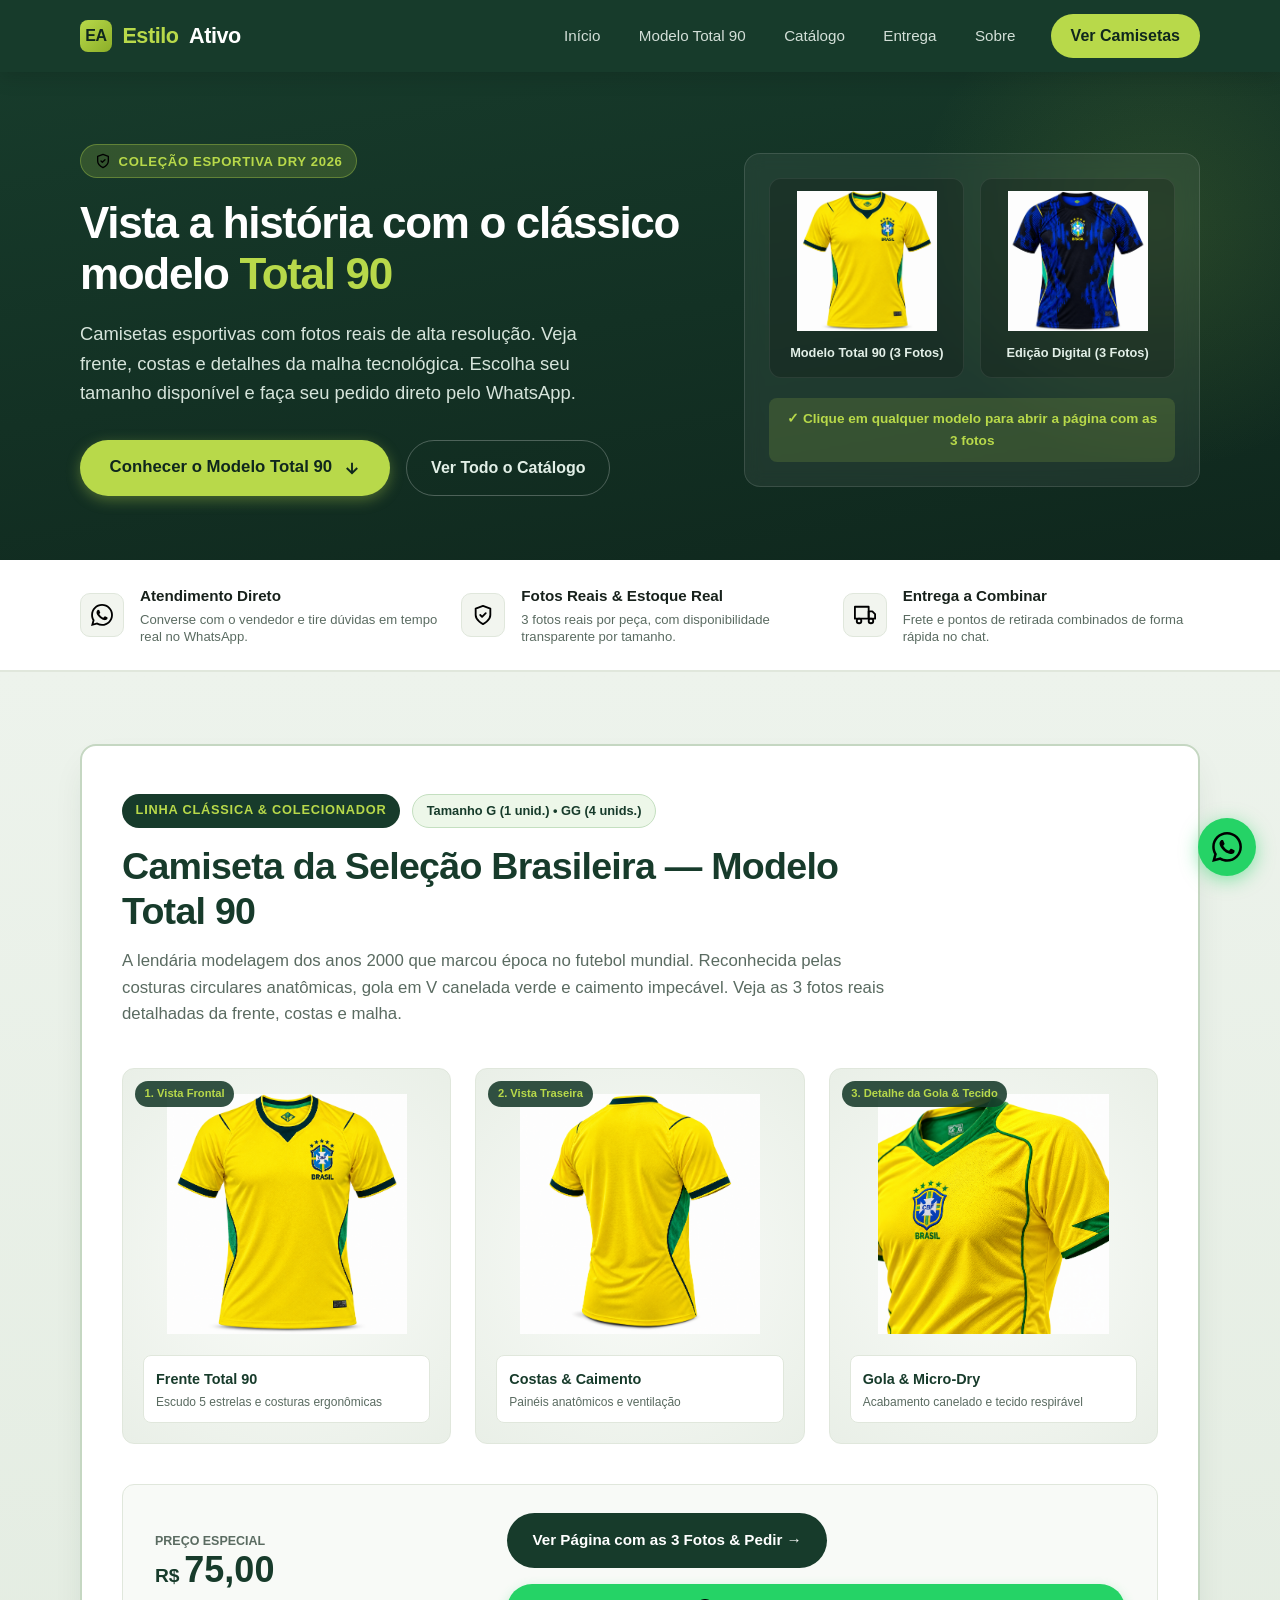
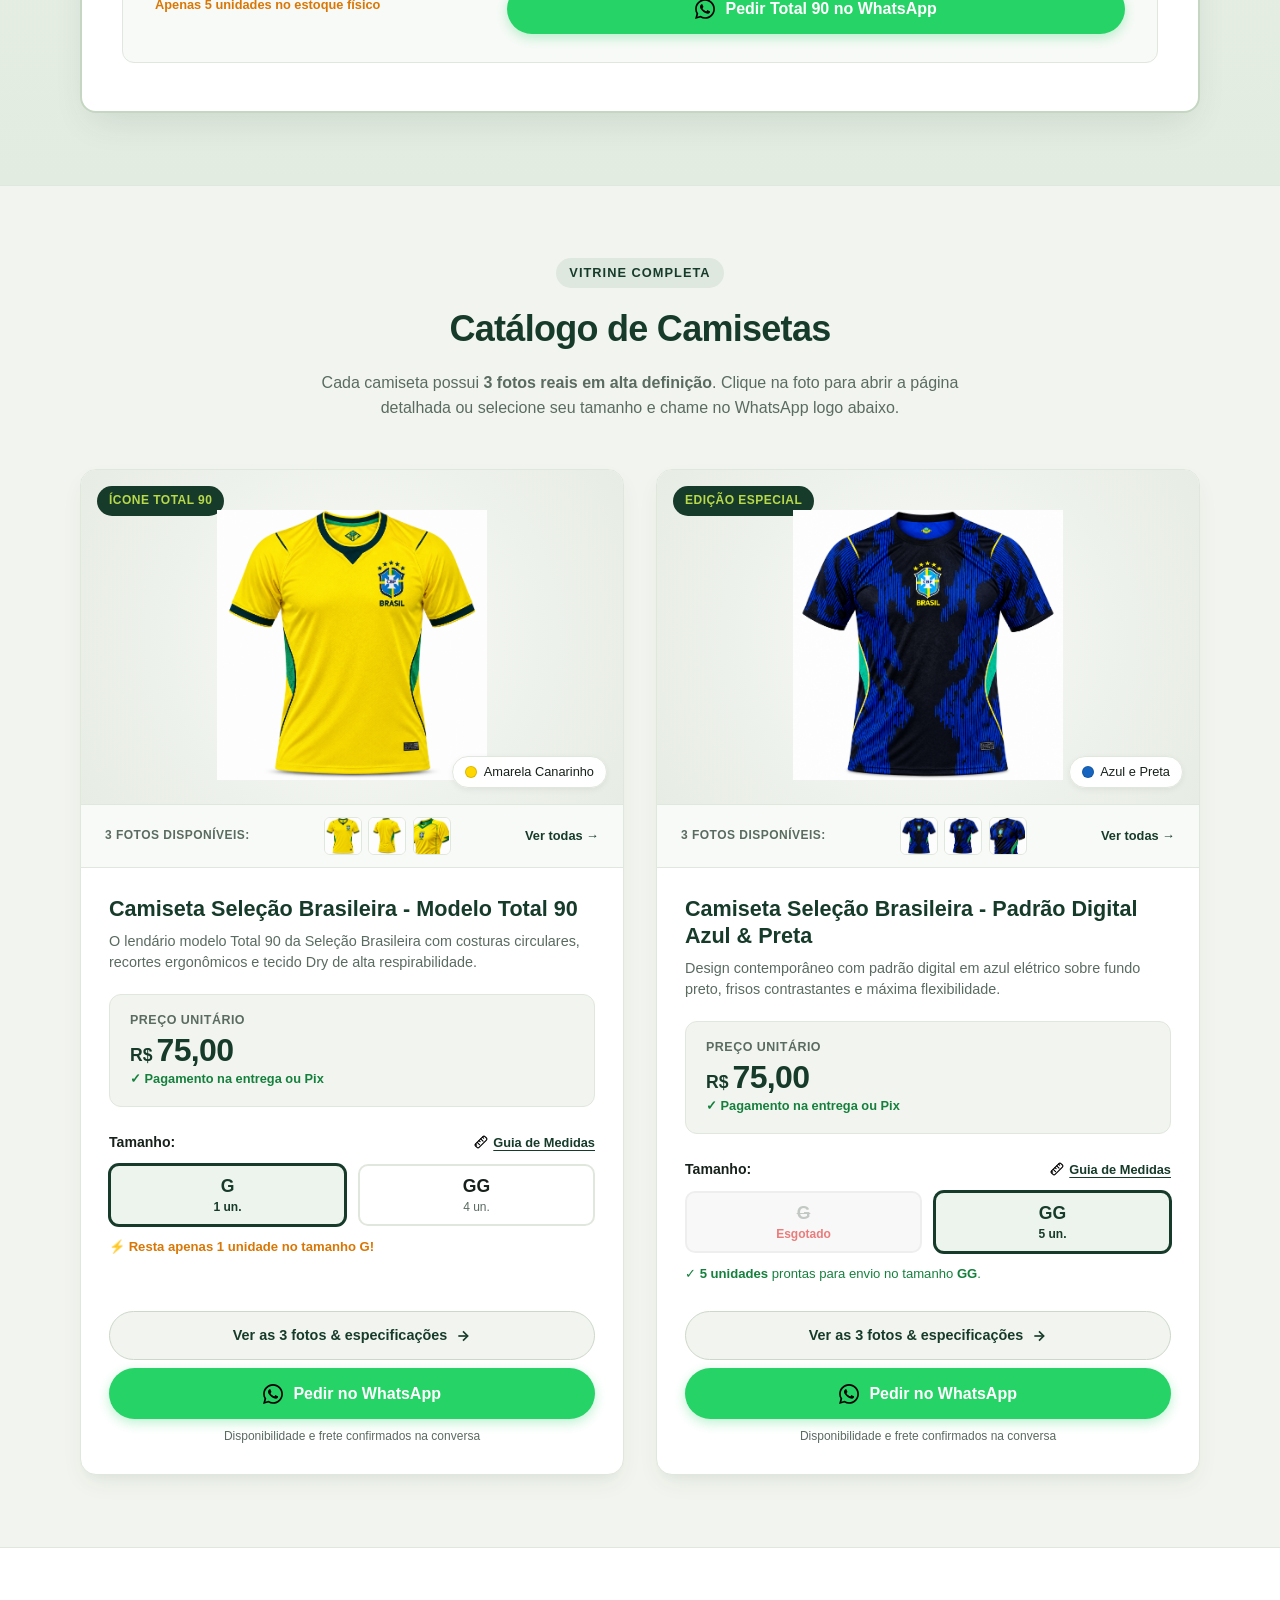
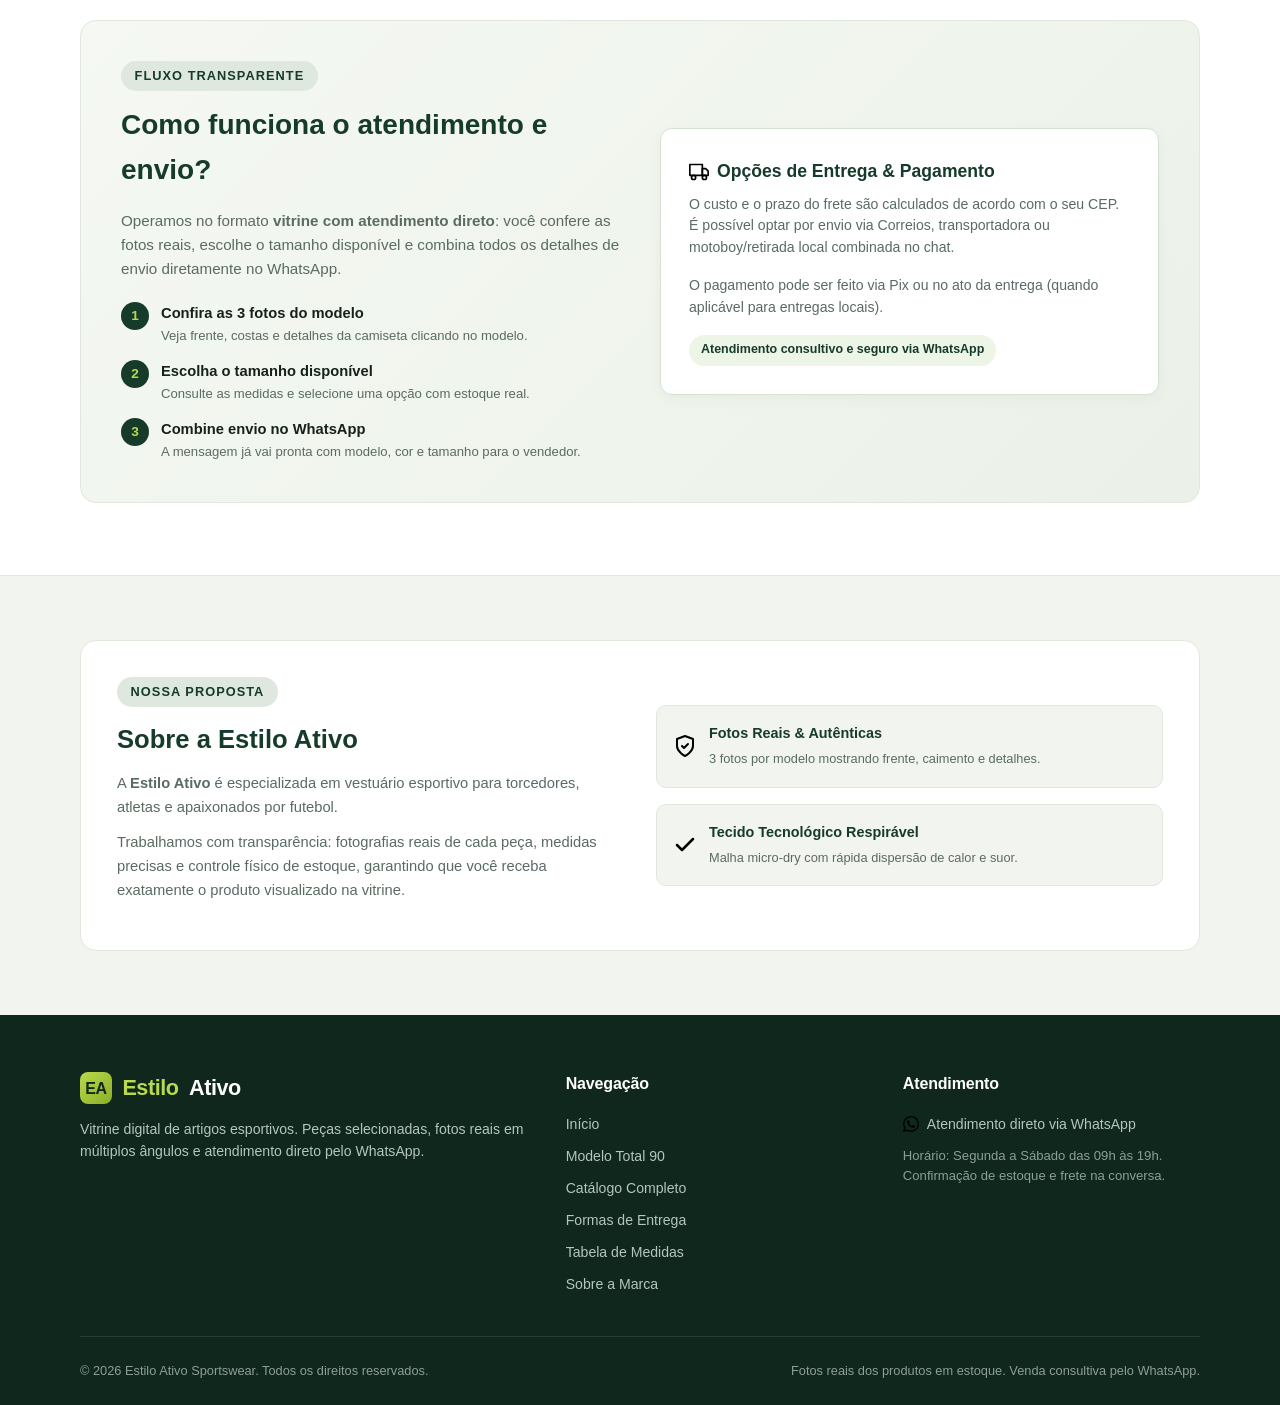
<file: index.html>
<!DOCTYPE html>
<html lang="pt-BR">
<head>
  <meta charset="UTF-8" />
  <meta name="viewport" content="width=device-width, initial-scale=1.0" />
  <meta name="theme-color" content="#173B2B" />
  <meta name="description" content="Estilo Ativo - Vitrine digital de camisetas esportivas da Seleção Brasileira. Conheça a linha histórica Total 90 e a edição especial Digital. Fotos reais em alta resolução e pedido direto pelo WhatsApp." />
  <meta property="og:title" content="Estilo Ativo | Camisetas Esportivas da Seleção Brasileira" />
  <meta property="og:description" content="Confira o clássico modelo Total 90 e edições especiais com 3 fotos de cada ângulo e atendimento no WhatsApp." />
  <meta property="og:type" content="website" />
  
  <title>Estilo Ativo | Camisetas Esportivas - Linha Total 90 & Catálogo</title>

  <!-- Folha de Estilos Externa -->
  <link rel="stylesheet" href="css/style.css" />
  <link rel="icon" type="image/png" href="assets/images/total90-amarela-frente.png" />
</head>
<body>

  <!-- ========================================================
       1. CABEÇALHO DO SITE
       ======================================================== -->
  <header class="cabecalho-site" role="banner">
    <div class="container cabecalho-conteudo">
      <a href="#inicio" class="logo" aria-label="Estilo Ativo - Início">
        <div class="logo-icone" aria-hidden="true">EA</div>
        <span>Estilo</span>Ativo
      </a>

      <!-- Botão Menu Mobile -->
      <button 
        type="button" 
        class="btn-mobile-toggle" 
        id="btn-menu-mobile" 
        aria-label="Abrir menu de navegação"
        aria-expanded="false"
      >
        <svg width="24" height="24" viewBox="0 0 24 24" fill="none" stroke="currentColor" stroke-width="2">
          <line x1="3" y1="12" x2="21" y2="12"></line>
          <line x1="3" y1="6" x2="21" y2="6"></line>
          <line x1="3" y1="18" x2="21" y2="18"></line>
        </svg>
      </button>

      <!-- Navegação Principal -->
      <nav class="nav-menu" id="nav-menu" role="navigation" aria-label="Navegação do site">
        <a href="#inicio" class="nav-link">Início</a>
        <a href="#total90" class="nav-link">Modelo Total 90</a>
        <a href="#catalogo" class="nav-link">Catálogo</a>
        <a href="#entrega" class="nav-link">Entrega</a>
        <a href="#sobre" class="nav-link">Sobre</a>
        <a href="#catalogo" class="btn-nav-catalogo">Ver Camisetas</a>
      </nav>
    </div>
  </header>

  <main>
    <!-- ========================================================
         2. BANNER PRINCIPAL (HERO)
         ======================================================== -->
    <section class="secao-hero" id="inicio" aria-labelledby="hero-titulo">
      <div class="container hero-grid">
        <div class="hero-texto">
          <div class="hero-tag">
            <img src="assets/icons/shield.svg" alt="" width="16" height="16" />
            <span>Coleção Esportiva Dry 2026</span>
          </div>
          <h1 class="hero-titulo" id="hero-titulo">
            Vista a história com o clássico modelo <span class="hero-titulo-destaque">Total 90</span>
          </h1>
          <p class="hero-subtitulo">
            Camisetas esportivas com fotos reais de alta resolução. Veja frente, costas e detalhes da malha tecnológica. Escolha seu tamanho disponível e faça seu pedido direto pelo WhatsApp.
          </p>
          <div class="hero-acoes">
            <a href="#total90" class="btn-hero-primario">
              <span>Conhecer o Modelo Total 90</span>
              <svg width="18" height="18" viewBox="0 0 24 24" fill="none" stroke="currentColor" stroke-width="2.5">
                <line x1="12" y1="5" x2="12" y2="19"></line>
                <polyline points="19 12 12 19 5 12"></polyline>
              </svg>
            </a>
            <a href="#catalogo" class="btn-hero-secundario">
              <span>Ver Todo o Catálogo</span>
            </a>
          </div>
        </div>

        <!-- Card de Demonstração Visual com Fotos Reais -->
        <div class="hero-visual-card" aria-hidden="true">
          <div class="hero-preview-dupla">
            <a href="produto.html?id=1" class="hero-thumb-box hero-thumb-link" title="Ver 3 fotos da Total 90 Amarela">
              <img src="assets/images/total90-amarela-frente.png" alt="Camiseta Total 90 Amarela" />
              <span>Modelo Total 90 (3 Fotos)</span>
            </a>
            <a href="produto.html?id=2" class="hero-thumb-box hero-thumb-link" title="Ver 3 fotos da Digital Azul">
              <img src="assets/images/digital-azul-frente.png" alt="Camiseta Digital Azul e Preta" />
              <span>Edição Digital (3 Fotos)</span>
            </a>
          </div>
          <div class="hero-status-pill">
            ✓ Clique em qualquer modelo para abrir a página com as 3 fotos
          </div>
        </div>
      </div>
    </section>

    <!-- ========================================================
         3. BARRA DE DIFERENCIAIS
         ======================================================== -->
    <section class="secao-vantagens" id="vantagens" aria-label="Diferenciais da loja">
      <div class="container vantagens-grid">
        <div class="vantagem-item">
          <div class="vantagem-icone" aria-hidden="true">
            <img src="assets/icons/whatsapp.svg" alt="" width="22" height="22" />
          </div>
          <div class="vantagem-texto">
            <h4>Atendimento Direto</h4>
            <p>Converse com o vendedor e tire dúvidas em tempo real no WhatsApp.</p>
          </div>
        </div>

        <div class="vantagem-item">
          <div class="vantagem-icone" aria-hidden="true">
            <img src="assets/icons/shield.svg" alt="" width="22" height="22" />
          </div>
          <div class="vantagem-texto">
            <h4>Fotos Reais & Estoque Real</h4>
            <p>3 fotos reais por peça, com disponibilidade transparente por tamanho.</p>
          </div>
        </div>

        <div class="vantagem-item">
          <div class="vantagem-icone" aria-hidden="true">
            <img src="assets/icons/truck.svg" alt="" width="22" height="22" />
          </div>
          <div class="vantagem-texto">
            <h4>Entrega a Combinar</h4>
            <p>Frete e pontos de retirada combinados de forma rápida no chat.</p>
          </div>
        </div>
      </div>
    </section>

    <!-- ========================================================
         4. NOVA SEÇÃO DEDICADA: MODELO TOTAL 90
         ======================================================== -->
    <section class="secao-total90" id="total90" aria-labelledby="total90-titulo">
      <div class="container">
        
        <div class="total90-destaque-card">
          <!-- Cabeçalho da Seção Total 90 -->
          <div class="total90-topo-box">
            <div class="total90-badge-row">
              <span class="badge-total90-tag">Linha Clássica & Colecionador</span>
              <span class="badge-estoque-tag">Tamanho G (1 unid.) • GG (4 unids.)</span>
            </div>
            <h2 class="total90-titulo-principal" id="total90-titulo">
              Camiseta da Seleção Brasileira — Modelo Total 90
            </h2>
            <p class="total90-subtitulo">
              A lendária modelagem dos anos 2000 que marcou época no futebol mundial. Reconhecida pelas costuras circulares anatômicas, gola em V canelada verde e caimento impecável. Veja as 3 fotos reais detalhadas da frente, costas e malha.
            </p>
          </div>

          <!-- Galeria de Demonstração das 3 Fotos da Total 90 -->
          <div class="total90-fotos-grid">
            
            <!-- Foto 1: Frente -->
            <a href="produto.html?id=1" class="total90-foto-card" title="Clique para ver a página completa com 3 fotos">
              <span class="foto-tag-posicao">1. Vista Frontal</span>
              <div class="total90-foto-img">
                <img src="assets/images/total90-amarela-frente.png" alt="Camiseta Total 90 Amarela - Frente" loading="lazy" />
              </div>
              <div class="total90-foto-legenda">
                <strong>Frente Total 90</strong>
                <span>Escudo 5 estrelas e costuras ergonômicas</span>
              </div>
            </a>

            <!-- Foto 2: Costas -->
            <a href="produto.html?id=1" class="total90-foto-card" title="Clique para ver a página completa com 3 fotos">
              <span class="foto-tag-posicao">2. Vista Traseira</span>
              <div class="total90-foto-img">
                <img src="assets/images/total90-amarela-costas.png" alt="Camiseta Total 90 Amarela - Costas" loading="lazy" />
              </div>
              <div class="total90-foto-legenda">
                <strong>Costas & Caimento</strong>
                <span>Painéis anatômicos e ventilação</span>
              </div>
            </a>

            <!-- Foto 3: Detalhes -->
            <a href="produto.html?id=1" class="total90-foto-card" title="Clique para ver a página completa com 3 fotos">
              <span class="foto-tag-posicao">3. Detalhe da Gola & Tecido</span>
              <div class="total90-foto-img">
                <img src="assets/images/total90-amarela-detalhe.png" alt="Camiseta Total 90 Amarela - Detalhe" loading="lazy" />
              </div>
              <div class="total90-foto-legenda">
                <strong>Gola & Micro-Dry</strong>
                <span>Acabamento canelado e tecido respirável</span>
              </div>
            </a>
          </div>

          <!-- Rodapé de Ações da Seção Total 90: Redirecionamento + WhatsApp -->
          <div class="total90-acoes-box">
            <div class="total90-preco-info">
              <span class="preco-rotulo-t90">Preço Especial</span>
              <div class="preco-valor-t90">
                <span>R$</span>
                <strong>75,00</strong>
              </div>
              <span class="preco-status-t90">Apenas 5 unidades no estoque físico</span>
            </div>

            <div class="total90-botoes-grupo">
              <!-- Botão para redirecionar para a página com as 3 fotos -->
              <a href="produto.html?id=1" class="btn-total90-ver-pagina">
                <span>Ver Página com as 3 Fotos & Pedir &rarr;</span>
              </a>

              <!-- Botão rápido de WhatsApp -->
              <button 
                type="button" 
                class="btn-whatsapp" 
                onclick="enviarParaWhatsApp(1)"
                style="min-width: 260px;"
              >
                <img src="assets/icons/whatsapp.svg" alt="WhatsApp" width="20" height="20" />
                <span>Pedir Total 90 no WhatsApp</span>
              </button>
            </div>
          </div>

        </div>
      </div>
    </section>

    <!-- ========================================================
         5. CATÁLOGO COMPLETO DE PRODUTOS
         ======================================================== -->
    <section class="secao-catalogo" id="catalogo" aria-labelledby="catalogo-titulo">
      <div class="container">
        <div class="secao-cabecalho">
          <span class="secao-tag">Vitrine Completa</span>
          <h2 class="secao-titulo" id="catalogo-titulo">Catálogo de Camisetas</h2>
          <p class="secao-descricao">
            Cada camiseta possui <strong>3 fotos reais em alta definição</strong>. Clique na foto para abrir a página detalhada ou selecione seu tamanho e chame no WhatsApp logo abaixo.
          </p>
        </div>

        <!-- Grade Dinâmica de Produtos (Renderizada por js/script.js) -->
        <div class="catalogo-grid" id="catalogo-lista" role="region" aria-live="polite">
          <noscript>
            <div class="alerta-vazio">
              <p>Por favor ative o JavaScript no seu navegador para carregar o catálogo de fotos e tamanhos.</p>
            </div>
          </noscript>
        </div>
      </div>
    </section>

    <!-- ========================================================
         6. INFORMAÇÕES DE ENTREGA E COMBINADOS
         ======================================================== -->
    <section class="secao-entrega" id="entrega" aria-labelledby="entrega-titulo">
      <div class="container">
        <div class="entrega-box">
          <div class="entrega-info">
            <span class="secao-tag">Fluxo Transparente</span>
            <h3 id="entrega-titulo">Como funciona o atendimento e envio?</h3>
            <p>
              Operamos no formato <strong>vitrine com atendimento direto</strong>: você confere as fotos reais, escolhe o tamanho disponível e combina todos os detalhes de envio diretamente no WhatsApp.
            </p>

            <div class="entrega-passos">
              <div class="entrega-passo-item">
                <span class="passo-numero">1</span>
                <div class="passo-conteudo">
                  <h5>Confira as 3 fotos do modelo</h5>
                  <p>Veja frente, costas e detalhes da camiseta clicando no modelo.</p>
                </div>
              </div>

              <div class="entrega-passo-item">
                <span class="passo-numero">2</span>
                <div class="passo-conteudo">
                  <h5>Escolha o tamanho disponível</h5>
                  <p>Consulte as medidas e selecione uma opção com estoque real.</p>
                </div>
              </div>

              <div class="entrega-passo-item">
                <span class="passo-numero">3</span>
                <div class="passo-conteudo">
                  <h5>Combine envio no WhatsApp</h5>
                  <p>A mensagem já vai pronta com modelo, cor e tamanho para o vendedor.</p>
                </div>
              </div>
            </div>
          </div>

          <!-- Destaque de Logística -->
          <div class="entrega-card-transparencia">
            <h4>
              <img src="assets/icons/truck.svg" alt="" width="20" height="20" />
              Opções de Entrega & Pagamento
            </h4>
            <p>
              O custo e o prazo do frete são calculados de acordo com o seu CEP. É possível optar por envio via Correios, transportadora ou motoboy/retirada local combinada no chat.
            </p>
            <p>
              O pagamento pode ser feito via Pix ou no ato da entrega (quando aplicável para entregas locais).
            </p>
            <span class="tag-combinar">Atendimento consultivo e seguro via WhatsApp</span>
          </div>
        </div>
      </div>
    </section>

    <!-- ========================================================
         7. SOBRE A ESTILO ATIVO
         ======================================================== -->
    <section class="secao-sobre" id="sobre" aria-labelledby="sobre-titulo">
      <div class="container">
        <div class="sobre-card">
          <div class="sobre-texto">
            <span class="secao-tag">Nossa Proposta</span>
            <h3 id="sobre-titulo">Sobre a Estilo Ativo</h3>
            <p>
              A <strong>Estilo Ativo</strong> é especializada em vestuário esportivo para torcedores, atletas e apaixonados por futebol.
            </p>
            <p>
              Trabalhamos com transparência: fotografias reais de cada peça, medidas precisas e controle físico de estoque, garantindo que você receba exatamente o produto visualizado na vitrine.
            </p>
          </div>

          <div class="sobre-selos">
            <div class="selo-item">
              <img src="assets/icons/shield.svg" alt="" width="24" height="24" />
              <div>
                <strong>Fotos Reais & Autênticas</strong>
                <span>3 fotos por modelo mostrando frente, caimento e detalhes.</span>
              </div>
            </div>

            <div class="selo-item">
              <img src="assets/icons/check.svg" alt="" width="24" height="24" />
              <div>
                <strong>Tecido Tecnológico Respirável</strong>
                <span>Malha micro-dry com rápida dispersão de calor e suor.</span>
              </div>
            </div>
          </div>
        </div>
      </div>
    </section>
  </main>

  <!-- ========================================================
       8. MODAL GUIA DE MEDIDAS
       ======================================================== -->
  <aside class="modal-medidas" id="modal-medidas" role="dialog" aria-modal="true" aria-labelledby="modal-medidas-titulo">
    <div class="modal-overlay" id="modal-overlay"></div>
    <div class="modal-container">
      <div class="modal-header">
        <h3 class="modal-titulo" id="modal-medidas-titulo">Guia de Medidas (cm)</h3>
        <button 
          type="button" 
          class="btn-fechar-modal" 
          id="fechar-modal-medidas" 
          aria-label="Fechar guia de medidas"
        >&times;</button>
      </div>

      <table class="tabela-medidas">
        <thead>
          <tr>
            <th>Tamanho</th>
            <th>Tórax</th>
            <th>Comprimento</th>
            <th>Manga</th>
          </tr>
        </thead>
        <tbody>
          <tr>
            <td>G</td>
            <td>106 - 112 cm</td>
            <td>74 cm</td>
            <td>23 cm</td>
          </tr>
          <tr>
            <td>GG</td>
            <td>114 - 122 cm</td>
            <td>77 cm</td>
            <td>24 cm</td>
          </tr>
        </tbody>
      </table>

      <div class="modal-dica">
        <strong>Dica de caimento:</strong> Compare as medidas acima com uma camiseta esportiva que você já costuma usar. Em caso de dúvida entre dois tamanhos, sugerimos escolher o GG para caimento mais confortável.
      </div>
    </div>
  </aside>

  <!-- ========================================================
       9. BOTÃO FLUTUANTE DE WHATSAPP
       ======================================================== -->
  <a 
    href="#catalogo" 
    class="btn-whatsapp-flutuante" 
    aria-label="Ir ao catálogo e pedir no WhatsApp"
    title="Fazer pedido no WhatsApp"
  >
    <img src="assets/icons/whatsapp.svg" alt="WhatsApp" width="30" height="30" />
  </a>

  <!-- ========================================================
       10. RODAPÉ DO SITE
       ======================================================== -->
  <footer class="rodape-site" id="contato" role="contentinfo">
    <div class="container">
      <div class="rodape-grid">
        <div class="rodape-coluna">
          <div class="logo" style="margin-bottom: 0.85rem;">
            <div class="logo-icone" aria-hidden="true">EA</div>
            <span>Estilo</span>Ativo
          </div>
          <p>
            Vitrine digital de artigos esportivos. Peças selecionadas, fotos reais em múltiplos ângulos e atendimento direto pelo WhatsApp.
          </p>
        </div>

        <div class="rodape-coluna">
          <h4>Navegação</h4>
          <nav class="rodape-links" aria-label="Links rápidos do rodapé">
            <a href="#inicio">Início</a>
            <a href="#total90">Modelo Total 90</a>
            <a href="#catalogo">Catálogo Completo</a>
            <a href="#entrega">Formas de Entrega</a>
            <a href="javascript:void(0)" onclick="abrirModalMedidas()">Tabela de Medidas</a>
            <a href="#sobre">Sobre a Marca</a>
          </nav>
        </div>

        <div class="rodape-coluna">
          <h4>Atendimento</h4>
          <div class="rodape-contato-item">
            <img src="assets/icons/whatsapp.svg" alt="" width="16" height="16" />
            <span>Atendimento direto via WhatsApp</span>
          </div>
          <p style="font-size: 0.82rem; margin-top: 0.5rem; color: #8E9F94;">
            Horário: Segunda a Sábado das 09h às 19h.<br />
            Confirmação de estoque e frete na conversa.
          </p>
        </div>
      </div>

      <div class="rodape-inferior">
        <p>&copy; <span id="ano-atual">2026</span> Estilo Ativo Sportswear. Todos os direitos reservados.</p>
        <p>Fotos reais dos produtos em estoque. Venda consultiva pelo WhatsApp.</p>
      </div>
    </div>
  </footer>

  <!-- Scripts -->
  <script src="js/produtos.js"></script>
  <script src="js/script.js"></script>
</body>
</html>
</file>
<file: css/style.css>
/* ==========================================================================
   ESTILO ATIVO - Folha de Estilos Oficial (v1.0)
   Design System esportivo, contemporâneo e mobile-first
   Paleta de cores especificada no documento de planejamento:
   - Verde escuro: #173B2B (Fundo, cabeçalho e institucional)
   - Verde-lima: #B8D94A (Botões de ação e destaques)
   - Preto / grafite: #17211B (Tipografia principal e contraste)
   - Branco / cinza claro: #F2F5EF (Superfícies de leitura e cartões)
   ========================================================================== */

/* --------------------------------------------------------------------------
   1. VARIÁVEIS DO TEMA E RESET
   -------------------------------------------------------------------------- */
:root {
  /* Cores Principais do Projeto */
  --cor-primaria: #173B2B;          /* Verde escuro esportivo */
  --cor-primaria-dark: #0f271d;     /* Verde ultra escuro */
  --cor-primaria-leve: #23543e;     /* Verde médio para hover */
  --cor-destaque: #B8D94A;          /* Verde-lima vibrante */
  --cor-destaque-hover: #a5c739;    /* Verde-lima hover */
  --cor-destaque-dark: #7b9921;     /* Verde-lima para bordas */
  --cor-texto: #17211B;             /* Grafite escuro para leitura */
  --cor-texto-mutado: #5a6b61;      /* Cinza intermediário para apoio */
  --cor-fundo-claro: #F2F5EF;       /* Branco / cinza claro institucional */
  --cor-branco: #FFFFFF;            /* Branco puro */
  --cor-borda: #E0E7DC;             /* Cinza-esverdeado suave para bordas */

  /* Cores de Alerta e Status */
  --cor-whatsapp: #25D366;          /* Verde oficial do WhatsApp */
  --cor-whatsapp-hover: #20ba59;    /* Verde WhatsApp hover */
  --cor-alerta: #d97706;            /* Laranja para poucas unidades */
  --cor-sucesso: #15803d;           /* Verde de confirmação */
  --cor-esgotado: #8c9b92;          /* Cinza para item zerado */

  /* Tipografia */
  --fonte-principal: -apple-system, BlinkMacSystemFont, "Segoe UI", Roboto, "Helvetica Neue", Arial, sans-serif;
  --fonte-tamanhos: "SF Pro Text", -apple-system, BlinkMacSystemFont, sans-serif;

  /* Efeitos e Sombras */
  --sombra-card: 0 10px 25px -5px rgba(23, 59, 43, 0.08), 0 8px 10px -6px rgba(23, 59, 43, 0.04);
  --sombra-card-hover: 0 20px 35px -8px rgba(23, 59, 43, 0.16), 0 12px 14px -6px rgba(23, 59, 43, 0.08);
  --sombra-btn: 0 4px 14px rgba(184, 217, 74, 0.35);
  --sombra-modal: 0 25px 50px -12px rgba(15, 39, 29, 0.4);

  /* Dimensões */
  --raio-suave: 12px;
  --raio-card: 16px;
  --raio-pill: 999px;
  --largura-maxima: 1160px;
  --transicao-padrao: all 0.25s cubic-bezier(0.16, 1, 0.3, 1);
}

*,
*::before,
*::after {
  box-sizing: border-box;
  margin: 0;
  padding: 0;
}

html {
  scroll-behavior: smooth;
  font-size: 16px;
  -webkit-text-size-adjust: 100%;
}

body {
  font-family: var(--fonte-principal);
  color: var(--cor-texto);
  background-color: var(--cor-fundo-claro);
  line-height: 1.6;
  min-height: 100vh;
  display: flex;
  flex-direction: column;
}

img,
svg {
  display: block;
  max-width: 100%;
}

button {
  font-family: inherit;
  cursor: pointer;
  border: none;
  background: none;
}

a {
  color: inherit;
  text-decoration: none;
}

ul {
  list-style: none;
}

/* --------------------------------------------------------------------------
   2. CONTAINER E ESTRUTURA GERAL
   -------------------------------------------------------------------------- */
.container {
  width: 100%;
  max-width: var(--largura-maxima);
  margin-left: auto;
  margin-right: auto;
  padding-left: 1.25rem;
  padding-right: 1.25rem;
}

/* --------------------------------------------------------------------------
   3. CABEÇALHO E NAVEGAÇÃO
   -------------------------------------------------------------------------- */
.cabecalho-site {
  background-color: var(--cor-primaria);
  color: var(--cor-branco);
  position: sticky;
  top: 0;
  z-index: 100;
  box-shadow: 0 4px 20px rgba(0, 0, 0, 0.15);
}

.cabecalho-conteudo {
  display: flex;
  align-items: center;
  justify-content: space-between;
  height: 72px;
}

/* Logo Estilo Ativo */
.logo {
  display: flex;
  align-items: center;
  gap: 0.65rem;
  font-weight: 800;
  font-size: 1.35rem;
  letter-spacing: -0.02em;
  color: var(--cor-branco);
}

.logo-icone {
  width: 32px;
  height: 32px;
  background: linear-gradient(135deg, var(--cor-destaque), #8cae28);
  border-radius: 8px;
  display: flex;
  align-items: center;
  justify-content: center;
  color: var(--cor-primaria-dark);
  font-weight: 900;
  font-size: 1rem;
}

.logo span {
  color: var(--cor-destaque);
}

/* Menu de Navegação */
.nav-menu {
  display: flex;
  align-items: center;
  gap: 2rem;
}

.nav-link {
  font-size: 0.95rem;
  font-weight: 500;
  color: #D3DFD8;
  transition: var(--transicao-padrao);
  padding: 0.4rem 0.2rem;
  position: relative;
}

.nav-link:hover,
.nav-link:focus-visible {
  color: var(--cor-destaque);
}

.nav-link::after {
  content: "";
  position: absolute;
  bottom: 0;
  left: 0;
  width: 0%;
  height: 2px;
  background-color: var(--cor-destaque);
  transition: var(--transicao-padrao);
}

.nav-link:hover::after {
  width: 100%;
}

.btn-nav-catalogo {
  background-color: var(--cor-destaque);
  color: var(--cor-primaria-dark);
  font-weight: 700;
  padding: 0.55rem 1.25rem;
  border-radius: var(--raio-pill);
  transition: var(--transicao-padrao);
}

.btn-nav-catalogo:hover {
  background-color: var(--cor-destaque-hover);
  transform: translateY(-1px);
}

/* Botão Mobile Hamburger */
.btn-mobile-toggle {
  display: none;
  background: transparent;
  color: var(--cor-branco);
  border: 1px solid rgba(255, 255, 255, 0.2);
  border-radius: 8px;
  padding: 0.5rem;
  align-items: center;
  justify-content: center;
}

/* --------------------------------------------------------------------------
   4. BANNER PRINCIPAL (HERO)
   -------------------------------------------------------------------------- */
.secao-hero {
  background: linear-gradient(170deg, var(--cor-primaria) 0%, var(--cor-primaria-dark) 100%);
  color: var(--cor-branco);
  padding: 4.5rem 0 4rem 0;
  position: relative;
  overflow: hidden;
}

.secao-hero::before {
  content: "";
  position: absolute;
  top: -20%;
  right: -10%;
  width: 500px;
  height: 500px;
  background: radial-gradient(circle, rgba(184, 217, 74, 0.12) 0%, rgba(23, 59, 43, 0) 70%);
  pointer-events: none;
}

.hero-grid {
  display: grid;
  grid-template-columns: 1.15fr 0.85fr;
  align-items: center;
  gap: 3rem;
  position: relative;
  z-index: 2;
}

.hero-tag {
  display: inline-flex;
  align-items: center;
  gap: 0.5rem;
  background-color: rgba(184, 217, 74, 0.18);
  color: var(--cor-destaque);
  border: 1px solid rgba(184, 217, 74, 0.35);
  padding: 0.35rem 0.85rem;
  border-radius: var(--raio-pill);
  font-size: 0.82rem;
  font-weight: 700;
  text-transform: uppercase;
  letter-spacing: 0.05em;
  margin-bottom: 1.25rem;
}

.hero-titulo {
  font-size: 2.75rem;
  font-weight: 800;
  line-height: 1.15;
  letter-spacing: -0.03em;
  margin-bottom: 1.25rem;
}

.hero-titulo-destaque {
  color: var(--cor-destaque);
}

.hero-subtitulo {
  font-size: 1.15rem;
  color: #D6E4DB;
  line-height: 1.6;
  max-width: 520px;
  margin-bottom: 2rem;
}

.hero-acoes {
  display: flex;
  flex-wrap: wrap;
  gap: 1rem;
  align-items: center;
}

.btn-hero-primario {
  display: inline-flex;
  align-items: center;
  gap: 0.65rem;
  background-color: var(--cor-destaque);
  color: var(--cor-primaria-dark);
  font-weight: 700;
  font-size: 1.05rem;
  padding: 0.9rem 1.85rem;
  border-radius: var(--raio-pill);
  box-shadow: var(--sombra-btn);
  transition: var(--transicao-padrao);
}

.btn-hero-primario:hover {
  background-color: var(--cor-destaque-hover);
  transform: translateY(-2px);
  box-shadow: 0 6px 20px rgba(184, 217, 74, 0.45);
}

.btn-hero-secundario {
  display: inline-flex;
  align-items: center;
  gap: 0.5rem;
  color: #E2EFE7;
  font-weight: 600;
  font-size: 1rem;
  padding: 0.9rem 1.5rem;
  border-radius: var(--raio-pill);
  border: 1px solid rgba(255, 255, 255, 0.25);
  transition: var(--transicao-padrao);
}

.btn-hero-secundario:hover {
  background-color: rgba(255, 255, 255, 0.08);
  border-color: rgba(255, 255, 255, 0.45);
  color: var(--cor-branco);
}

/* Card Visual Flutuante do Hero */
.hero-visual-card {
  background: rgba(255, 255, 255, 0.06);
  border: 1px solid rgba(255, 255, 255, 0.12);
  border-radius: var(--raio-card);
  padding: 1.5rem;
  backdrop-filter: blur(8px);
  display: flex;
  flex-direction: column;
  gap: 1.25rem;
}

.hero-preview-dupla {
  display: grid;
  grid-template-columns: 1fr 1fr;
  gap: 1rem;
}

.hero-thumb-box {
  background: rgba(0, 0, 0, 0.2);
  border-radius: 12px;
  padding: 0.75rem;
  text-align: center;
  border: 1px solid rgba(255, 255, 255, 0.08);
}

.hero-thumb-box img {
  height: 140px;
  width: auto;
  margin: 0 auto 0.5rem auto;
  object-fit: contain;
}

.hero-thumb-box span {
  font-size: 0.8rem;
  font-weight: 600;
  color: #E2EFE7;
}

.hero-status-pill {
  background: rgba(184, 217, 74, 0.15);
  color: var(--cor-destaque);
  border-radius: 8px;
  padding: 0.65rem 1rem;
  font-size: 0.85rem;
  text-align: center;
  font-weight: 600;
}

/* --------------------------------------------------------------------------
   5. BARRA DE DIFERENCIAIS / CONFIANÇA
   -------------------------------------------------------------------------- */
.secao-vantagens {
  background-color: var(--cor-branco);
  border-bottom: 1px solid var(--cor-borda);
  padding: 1.5rem 0;
}

.vantagens-grid {
  display: grid;
  grid-template-columns: repeat(3, 1fr);
  gap: 1.5rem;
}

.vantagem-item {
  display: flex;
  align-items: center;
  gap: 1rem;
}

.vantagem-icone {
  width: 44px;
  height: 44px;
  border-radius: 10px;
  background-color: var(--cor-fundo-claro);
  border: 1px solid var(--cor-borda);
  display: flex;
  align-items: center;
  justify-content: center;
  color: var(--cor-primaria);
  flex-shrink: 0;
}

.vantagem-texto h4 {
  font-size: 0.95rem;
  font-weight: 700;
  color: var(--cor-texto);
  margin-bottom: 0.15rem;
}

.vantagem-texto p {
  font-size: 0.82rem;
  color: var(--cor-texto-mutado);
  line-height: 1.35;
}

/* --------------------------------------------------------------------------
   6. SEÇÃO DO CATÁLOGO DE PRODUTOS
   -------------------------------------------------------------------------- */
.secao-catalogo {
  padding: 4.5rem 0;
}

.secao-cabecalho {
  text-align: center;
  max-width: 640px;
  margin: 0 auto 3rem auto;
}

.secao-tag {
  display: inline-block;
  font-size: 0.8rem;
  font-weight: 800;
  text-transform: uppercase;
  letter-spacing: 0.08em;
  color: var(--cor-primaria);
  background-color: #DEE8DF;
  padding: 0.3rem 0.85rem;
  border-radius: var(--raio-pill);
  margin-bottom: 0.75rem;
}

.secao-titulo {
  font-size: 2.25rem;
  font-weight: 800;
  letter-spacing: -0.02em;
  color: var(--cor-primaria);
  margin-bottom: 0.75rem;
}

.secao-descricao {
  font-size: 1rem;
  color: var(--cor-texto-mutado);
}

/* Grid do Catálogo */
.catalogo-grid {
  display: grid;
  grid-template-columns: repeat(2, 1fr);
  gap: 2rem;
  align-items: stretch;
}

/* Card de Produto */
.card-produto {
  background-color: var(--cor-branco);
  border: 1px solid var(--cor-borda);
  border-radius: var(--raio-card);
  overflow: hidden;
  box-shadow: var(--sombra-card);
  display: flex;
  flex-direction: column;
  transition: var(--transicao-padrao);
}

.card-produto:hover {
  transform: translateY(-4px);
  box-shadow: var(--sombra-card-hover);
  border-color: #C8D8C3;
}

/* Container de Imagem */
.card-imagem-container {
  background: radial-gradient(circle at center, #F8FAF7 0%, #E7ECE4 100%);
  padding: 2.5rem 1.5rem 1.5rem 1.5rem;
  position: relative;
  display: flex;
  align-items: center;
  justify-content: center;
  border-bottom: 1px solid var(--cor-borda);
}

.card-imagem {
  max-height: 270px;
  width: auto;
  object-fit: contain;
  transition: transform 0.35s ease;
}

.card-produto:hover .card-imagem {
  transform: scale(1.03);
}

.badge-tag {
  position: absolute;
  top: 1rem;
  left: 1rem;
  background-color: var(--cor-primaria);
  color: var(--cor-destaque);
  font-size: 0.75rem;
  font-weight: 700;
  padding: 0.35rem 0.75rem;
  border-radius: var(--raio-pill);
  text-transform: uppercase;
  letter-spacing: 0.04em;
}

.card-cor-pill {
  position: absolute;
  bottom: 1rem;
  right: 1rem;
  background-color: rgba(255, 255, 255, 0.95);
  border: 1px solid var(--cor-borda);
  font-size: 0.8rem;
  padding: 0.3rem 0.75rem;
  border-radius: var(--raio-pill);
  display: flex;
  align-items: center;
  gap: 0.4rem;
  color: var(--cor-texto);
  box-shadow: 0 2px 6px rgba(0, 0, 0, 0.06);
}

.cor-indicador {
  width: 12px;
  height: 12px;
  border-radius: 50%;
  border: 1px solid rgba(0, 0, 0, 0.15);
}

/* Conteúdo do Card */
.card-conteudo {
  padding: 1.75rem;
  display: flex;
  flex-direction: column;
  flex: 1;
}

.card-header {
  margin-bottom: 1.25rem;
}

.card-titulo {
  font-size: 1.35rem;
  font-weight: 800;
  color: var(--cor-primaria);
  margin-bottom: 0.5rem;
  line-height: 1.25;
}

.card-descricao {
  font-size: 0.9rem;
  color: var(--cor-texto-mutado);
  line-height: 1.5;
}

/* Caixa de Preço */
.card-preco-box {
  background-color: var(--cor-fundo-claro);
  border-radius: var(--raio-suave);
  padding: 1rem 1.25rem;
  margin-bottom: 1.5rem;
  display: flex;
  flex-direction: column;
  border: 1px solid var(--cor-borda);
}

.preco-rotulo {
  font-size: 0.78rem;
  color: var(--cor-texto-mutado);
  text-transform: uppercase;
  font-weight: 600;
  letter-spacing: 0.04em;
}

.preco-valor {
  display: flex;
  align-items: baseline;
  gap: 0.25rem;
  color: var(--cor-primaria);
  font-weight: 800;
  line-height: 1;
  margin: 0.2rem 0;
}

.preco-moeda {
  font-size: 1.1rem;
}

.preco-numero {
  font-size: 2rem;
  letter-spacing: -0.02em;
}

.preco-pagamento {
  font-size: 0.8rem;
  color: var(--cor-sucesso);
  font-weight: 600;
}

/* Seletor de Tamanhos */
.seletor-tamanho-secao {
  margin-bottom: 1.5rem;
}

.seletor-topo {
  display: flex;
  justify-content: space-between;
  align-items: center;
  margin-bottom: 0.65rem;
}

.seletor-label {
  font-size: 0.88rem;
  font-weight: 700;
  color: var(--cor-texto);
}

.btn-guia-medidas-link {
  display: inline-flex;
  align-items: center;
  gap: 0.35rem;
  font-size: 0.8rem;
  color: var(--cor-primaria);
  font-weight: 600;
  text-decoration: underline;
  text-underline-offset: 3px;
  transition: var(--transicao-padrao);
}

.btn-guia-medidas-link:hover {
  color: var(--cor-destaque-dark);
}

.seletor-tamanhos-botoes {
  display: grid;
  grid-template-columns: 1fr 1fr;
  gap: 0.75rem;
  margin-bottom: 0.65rem;
}

.btn-tamanho {
  border: 2px solid var(--cor-borda);
  background-color: var(--cor-branco);
  border-radius: 10px;
  padding: 0.65rem 0.5rem;
  display: flex;
  flex-direction: column;
  align-items: center;
  justify-content: center;
  gap: 0.15rem;
  transition: var(--transicao-padrao);
  min-height: 52px;
}

.tam-letra {
  font-size: 1.1rem;
  font-weight: 800;
  color: var(--cor-texto);
}

.tam-status {
  font-size: 0.75rem;
  color: var(--cor-texto-mutado);
  font-weight: 500;
}

.btn-tamanho:hover:not(:disabled) {
  border-color: var(--cor-primaria);
  background-color: #F8FAF7;
}

.btn-tamanho.ativo {
  border-color: var(--cor-primaria);
  background-color: #EDF4EE;
  box-shadow: 0 0 0 1px var(--cor-primaria);
}

.btn-tamanho.ativo .tam-letra {
  color: var(--cor-primaria);
}

.btn-tamanho.ativo .tam-status {
  color: var(--cor-primaria);
  font-weight: 700;
}

/* Estado de Tamanho Esgotado */
.btn-tamanho.esgotado,
.btn-tamanho:disabled {
  background-color: #F3F4F3;
  border-color: #E2E4E2;
  cursor: not-allowed;
  opacity: 0.6;
}

.btn-tamanho.esgotado .tam-letra {
  color: #9AA49E;
  text-decoration: line-through;
}

.btn-tamanho.esgotado .tam-status {
  color: #DC2626;
  font-weight: 600;
}

/* Feedback de Estoque */
.feedback-estoque {
  font-size: 0.82rem;
  min-height: 24px;
}

.aviso-disponivel {
  color: var(--cor-sucesso);
  font-weight: 500;
}

.aviso-alerta {
  color: var(--cor-alerta);
  font-weight: 600;
}

.aviso-esgotado {
  color: #DC2626;
  font-weight: 600;
}

.aviso-atencao {
  color: var(--cor-texto-mutado);
  font-style: italic;
}

/* Benefícios em Lista */
.card-beneficios {
  margin-bottom: 1.5rem;
  padding-top: 1rem;
  border-top: 1px dashed var(--cor-borda);
  display: flex;
  flex-direction: column;
  gap: 0.45rem;
}

.card-beneficios li {
  font-size: 0.82rem;
  color: var(--cor-texto-mutado);
  display: flex;
  align-items: center;
  gap: 0.5rem;
}

.card-beneficios li img {
  color: var(--cor-primaria);
}

/* Botão de WhatsApp do Card */
.card-acoes {
  margin-top: auto;
  display: flex;
  flex-direction: column;
  gap: 0.5rem;
}

.btn-whatsapp {
  width: 100%;
  display: inline-flex;
  align-items: center;
  justify-content: center;
  gap: 0.65rem;
  background-color: var(--cor-whatsapp);
  color: #FFFFFF;
  font-weight: 700;
  font-size: 1rem;
  padding: 0.95rem 1.25rem;
  border-radius: var(--raio-pill);
  box-shadow: 0 4px 12px rgba(37, 211, 102, 0.3);
  transition: var(--transicao-padrao);
}

.btn-whatsapp:hover {
  background-color: var(--cor-whatsapp-hover);
  transform: translateY(-2px);
  box-shadow: 0 6px 18px rgba(37, 211, 102, 0.45);
}

.btn-whatsapp:active {
  transform: translateY(0);
}

.icon-whatsapp {
  flex-shrink: 0;
}

.nota-atendimento {
  text-align: center;
  font-size: 0.75rem;
  color: var(--cor-texto-mutado);
}

/* --------------------------------------------------------------------------
   7. SEÇÃO DE ENTREGA E COMBINADOS
   -------------------------------------------------------------------------- */
.secao-entrega {
  background-color: var(--cor-branco);
  border-top: 1px solid var(--cor-borda);
  border-bottom: 1px solid var(--cor-borda);
  padding: 4.5rem 0;
}

.entrega-box {
  background: linear-gradient(135deg, #F5F8F3 0%, #EBF1E8 100%);
  border: 1px solid var(--cor-borda);
  border-radius: var(--raio-card);
  padding: 2.5rem;
  display: grid;
  grid-template-columns: 1fr 1fr;
  gap: 2.5rem;
  align-items: center;
}

.entrega-info h3 {
  font-size: 1.75rem;
  font-weight: 800;
  color: var(--cor-primaria);
  margin-bottom: 1rem;
}

.entrega-info p {
  color: var(--cor-texto-mutado);
  font-size: 0.95rem;
  margin-bottom: 1.25rem;
}

.entrega-passos {
  display: flex;
  flex-direction: column;
  gap: 0.85rem;
}

.entrega-passo-item {
  display: flex;
  align-items: flex-start;
  gap: 0.75rem;
}

.passo-numero {
  width: 28px;
  height: 28px;
  border-radius: 50%;
  background-color: var(--cor-primaria);
  color: var(--cor-destaque);
  font-weight: 800;
  font-size: 0.85rem;
  display: flex;
  align-items: center;
  justify-content: center;
  flex-shrink: 0;
}

.passo-conteudo h5 {
  font-size: 0.92rem;
  font-weight: 700;
  color: var(--cor-texto);
}

.passo-conteudo p {
  font-size: 0.82rem;
  color: var(--cor-texto-mutado);
  margin-bottom: 0;
}

/* Destaque de Transparência */
.entrega-card-transparencia {
  background-color: var(--cor-branco);
  border: 1px solid #D5E1D1;
  border-radius: var(--raio-suave);
  padding: 1.75rem;
  box-shadow: 0 4px 15px rgba(0, 0, 0, 0.04);
}

.entrega-card-transparencia h4 {
  font-size: 1.1rem;
  color: var(--cor-primaria);
  margin-bottom: 0.5rem;
  display: flex;
  align-items: center;
  gap: 0.5rem;
}

.entrega-card-transparencia p {
  font-size: 0.88rem;
  color: var(--cor-texto-mutado);
  line-height: 1.55;
  margin-bottom: 1rem;
}

.tag-combinar {
  display: inline-block;
  background-color: #EDF5E7;
  color: var(--cor-primaria);
  font-weight: 700;
  font-size: 0.78rem;
  padding: 0.35rem 0.75rem;
  border-radius: var(--raio-pill);
}

/* --------------------------------------------------------------------------
   8. GUIA DE MEDIDAS (SEÇÃO & MODAL)
   -------------------------------------------------------------------------- */
.modal-overlay {
  position: fixed;
  inset: 0;
  background-color: rgba(15, 39, 29, 0.65);
  backdrop-filter: blur(4px);
  z-index: 1000;
  opacity: 0;
  visibility: hidden;
  transition: var(--transicao-padrao);
}

.modal-container {
  position: fixed;
  top: 50%;
  left: 50%;
  transform: translate(-50%, -46%) scale(0.96);
  width: 90%;
  max-width: 520px;
  background-color: var(--cor-branco);
  border-radius: var(--raio-card);
  padding: 2rem;
  z-index: 1001;
  box-shadow: var(--sombra-modal);
  opacity: 0;
  visibility: hidden;
  transition: var(--transicao-padrao);
}

.modal-medidas.ativo .modal-overlay,
.modal-medidas.ativo .modal-container {
  opacity: 1;
  visibility: visible;
}

.modal-medidas.ativo .modal-container {
  transform: translate(-50%, -50%) scale(1);
}

.modal-header {
  display: flex;
  justify-content: space-between;
  align-items: center;
  margin-bottom: 1.25rem;
  padding-bottom: 0.75rem;
  border-bottom: 1px solid var(--cor-borda);
}

.modal-titulo {
  font-size: 1.35rem;
  font-weight: 800;
  color: var(--cor-primaria);
}

.btn-fechar-modal {
  width: 32px;
  height: 32px;
  border-radius: 50%;
  display: flex;
  align-items: center;
  justify-content: center;
  font-size: 1.35rem;
  color: var(--cor-texto-mutado);
  background-color: var(--cor-fundo-claro);
  transition: var(--transicao-padrao);
}

.btn-fechar-modal:hover {
  background-color: #E2E8DF;
  color: var(--cor-texto);
}

.tabela-medidas {
  width: 100%;
  border-collapse: collapse;
  margin-bottom: 1.25rem;
}

.tabela-medidas th,
.tabela-medidas td {
  padding: 0.75rem 1rem;
  text-align: left;
  font-size: 0.88rem;
}

.tabela-medidas th {
  background-color: var(--cor-primaria);
  color: var(--cor-branco);
  font-weight: 700;
}

.tabela-medidas th:first-child {
  border-top-left-radius: 8px;
}

.tabela-medidas th:last-child {
  border-top-right-radius: 8px;
}

.tabela-medidas tbody tr:nth-child(even) {
  background-color: var(--cor-fundo-claro);
}

.tabela-medidas tbody tr {
  border-bottom: 1px solid var(--cor-borda);
}

.tabela-medidas td:first-child {
  font-weight: 700;
  color: var(--cor-primaria);
}

.modal-dica {
  font-size: 0.8rem;
  color: var(--cor-texto-mutado);
  background-color: #F8FAF7;
  padding: 0.75rem 1rem;
  border-radius: 8px;
  border-left: 3px solid var(--cor-destaque-dark);
}

/* --------------------------------------------------------------------------
   9. SOBRE A ESTILO ATIVO E DIRETRIZES
   -------------------------------------------------------------------------- */
.secao-sobre {
  padding: 4rem 0;
  background-color: var(--cor-fundo-claro);
}

.sobre-card {
  background-color: var(--cor-branco);
  border: 1px solid var(--cor-borda);
  border-radius: var(--raio-card);
  padding: 2.25rem;
  display: grid;
  grid-template-columns: 1fr 1fr;
  gap: 2rem;
  align-items: center;
}

.sobre-texto h3 {
  font-size: 1.6rem;
  font-weight: 800;
  color: var(--cor-primaria);
  margin-bottom: 0.75rem;
}

.sobre-texto p {
  font-size: 0.92rem;
  color: var(--cor-texto-mutado);
  margin-bottom: 0.75rem;
  line-height: 1.6;
}

.sobre-selos {
  display: flex;
  flex-direction: column;
  gap: 1rem;
}

.selo-item {
  background-color: var(--cor-fundo-claro);
  border: 1px solid var(--cor-borda);
  border-radius: 10px;
  padding: 1rem;
  display: flex;
  align-items: center;
  gap: 0.75rem;
}

.selo-item strong {
  display: block;
  font-size: 0.9rem;
  color: var(--cor-primaria);
}

.selo-item span {
  font-size: 0.8rem;
  color: var(--cor-texto-mutado);
}

/* --------------------------------------------------------------------------
   10. RODAPÉ
   -------------------------------------------------------------------------- */
.rodape-site {
  background-color: var(--cor-primaria-dark);
  color: #D3E0D8;
  padding: 3.5rem 0 1.5rem 0;
  margin-top: auto;
}

.rodape-grid {
  display: grid;
  grid-template-columns: 1.5fr 1fr 1fr;
  gap: 2.5rem;
  margin-bottom: 2.5rem;
}

.rodape-coluna h4 {
  color: var(--cor-branco);
  font-size: 1rem;
  font-weight: 700;
  margin-bottom: 1rem;
  letter-spacing: -0.01em;
}

.rodape-coluna p {
  font-size: 0.88rem;
  line-height: 1.55;
  color: #B5C6BC;
}

.rodape-links {
  display: flex;
  flex-direction: column;
  gap: 0.6rem;
}

.rodape-links a {
  font-size: 0.88rem;
  color: #B5C6BC;
  transition: var(--transicao-padrao);
}

.rodape-links a:hover {
  color: var(--cor-destaque);
}

.rodape-contato-item {
  display: flex;
  align-items: center;
  gap: 0.5rem;
  font-size: 0.88rem;
  color: #B5C6BC;
  margin-bottom: 0.65rem;
}

.rodape-inferior {
  border-top: 1px solid rgba(255, 255, 255, 0.1);
  padding-top: 1.5rem;
  display: flex;
  justify-content: space-between;
  align-items: center;
  font-size: 0.8rem;
  color: #8E9F94;
  flex-wrap: wrap;
  gap: 0.75rem;
}

/* Botão Flutuante do WhatsApp para Mobile */
.btn-whatsapp-flutuante {
  position: fixed;
  bottom: 1.5rem;
  right: 1.5rem;
  width: 58px;
  height: 58px;
  background-color: var(--cor-whatsapp);
  color: var(--cor-branco);
  border-radius: 50%;
  display: flex;
  align-items: center;
  justify-content: center;
  box-shadow: 0 4px 18px rgba(37, 211, 102, 0.5);
  z-index: 90;
  transition: var(--transicao-padrao);
}

.btn-whatsapp-flutuante:hover {
  transform: scale(1.08);
  box-shadow: 0 6px 22px rgba(37, 211, 102, 0.65);
}

/* --------------------------------------------------------------------------
   11. RESPONSIVIDADE E ADAPTAÇÃO MOBILE-FIRST
   -------------------------------------------------------------------------- */
@media (max-width: 900px) {
  .hero-grid {
    grid-template-columns: 1fr;
    text-align: center;
    gap: 2.5rem;
  }

  .hero-tag {
    margin-left: auto;
    margin-right: auto;
  }

  .hero-subtitulo {
    margin-left: auto;
    margin-right: auto;
  }

  .hero-acoes {
    justify-content: center;
  }

  .hero-visual-card {
    max-width: 480px;
    margin: 0 auto;
  }

  .catalogo-grid {
    grid-template-columns: 1fr;
    max-width: 520px;
    margin-left: auto;
    margin-right: auto;
  }

  .vantagens-grid {
    grid-template-columns: 1fr;
    gap: 1rem;
  }

  .entrega-box {
    grid-template-columns: 1fr;
    gap: 1.75rem;
    padding: 1.75rem;
  }

  .sobre-card {
    grid-template-columns: 1fr;
  }

  .rodape-grid {
    grid-template-columns: 1fr;
    gap: 2rem;
  }
}

@media (max-width: 640px) {
  .hero-titulo {
    font-size: 2.1rem;
  }

  .secao-titulo {
    font-size: 1.85rem;
  }

  /* Menu Mobile */
  .btn-mobile-toggle {
    display: inline-flex;
  }

  .nav-menu {
    display: none;
    position: absolute;
    top: 72px;
    left: 0;
    width: 100%;
    background-color: var(--cor-primaria-dark);
    flex-direction: column;
    padding: 1.5rem 1.25rem;
    gap: 1rem;
    box-shadow: 0 10px 25px rgba(0, 0, 0, 0.3);
    border-top: 1px solid rgba(255, 255, 255, 0.08);
  }

  .nav-menu.ativo {
    display: flex;
  }

  .btn-nav-catalogo {
    width: 100%;
    text-align: center;
  }

  .modal-container {
    width: 94%;
    padding: 1.5rem 1.25rem;
  }

  .hero-acoes {
    flex-direction: column;
    width: 100%;
  }

  .btn-hero-primario,
  .btn-hero-secundario {
    width: 100%;
    justify-content: center;
  }
}


/* ==========================================================================
   12. SEÇÃO ESPECIAL - MODELO TOTAL 90
   ========================================================================== */
.secao-total90 {
  padding: 4.5rem 0;
  background: linear-gradient(180deg, #EDF3EC 0%, #E3ECE1 100%);
  border-top: 1px solid var(--cor-borda);
  border-bottom: 1px solid var(--cor-borda);
  position: relative;
}

.total90-destaque-card {
  background-color: var(--cor-branco);
  border: 2px solid #C5D7C2;
  border-radius: var(--raio-card);
  padding: 3rem 2.5rem;
  box-shadow: 0 16px 36px -10px rgba(23, 59, 43, 0.12);
}

.total90-topo-box {
  max-width: 780px;
  margin-bottom: 2.5rem;
}

.total90-badge-row {
  display: flex;
  flex-wrap: wrap;
  gap: 0.75rem;
  margin-bottom: 1rem;
}

.badge-total90-tag {
  background-color: var(--cor-primaria);
  color: var(--cor-destaque);
  font-size: 0.8rem;
  font-weight: 800;
  text-transform: uppercase;
  letter-spacing: 0.06em;
  padding: 0.35rem 0.85rem;
  border-radius: var(--raio-pill);
}

.badge-estoque-tag {
  background-color: #EDF7E9;
  color: var(--cor-primaria);
  border: 1px solid #C4DFC0;
  font-size: 0.8rem;
  font-weight: 700;
  padding: 0.35rem 0.85rem;
  border-radius: var(--raio-pill);
}

.total90-titulo-principal {
  font-size: 2.35rem;
  font-weight: 800;
  color: var(--cor-primaria);
  letter-spacing: -0.02em;
  line-height: 1.2;
  margin-bottom: 0.85rem;
}

.total90-subtitulo {
  font-size: 1.05rem;
  color: var(--cor-texto-mutado);
  line-height: 1.6;
}

/* Galeria de 3 Fotos na Seção Total 90 */
.total90-fotos-grid {
  display: grid;
  grid-template-columns: repeat(3, 1fr);
  gap: 1.5rem;
  margin-bottom: 2.5rem;
}

.total90-foto-card {
  background: radial-gradient(circle at center, #FAFCF9 0%, #E9EFE7 100%);
  border: 1px solid var(--cor-borda);
  border-radius: var(--raio-suave);
  padding: 1.25rem;
  display: flex;
  flex-direction: column;
  position: relative;
  transition: var(--transicao-padrao);
  text-decoration: none;
  color: inherit;
  overflow: hidden;
}

.total90-foto-card:hover {
  transform: translateY(-5px);
  border-color: var(--cor-primaria);
  box-shadow: var(--sombra-card);
}

.foto-tag-posicao {
  position: absolute;
  top: 0.75rem;
  left: 0.75rem;
  background-color: rgba(23, 59, 43, 0.88);
  color: var(--cor-destaque);
  font-size: 0.7rem;
  font-weight: 700;
  padding: 0.25rem 0.6rem;
  border-radius: var(--raio-pill);
  z-index: 2;
}

.total90-foto-img {
  height: 250px;
  display: flex;
  align-items: center;
  justify-content: center;
  margin-bottom: 1rem;
}

.total90-foto-img img {
  max-height: 240px;
  max-width: 100%;
  object-fit: contain;
  transition: transform 0.35s ease;
}

.total90-foto-card:hover .total90-foto-img img {
  transform: scale(1.05);
}

.total90-foto-legenda {
  background-color: var(--cor-branco);
  border: 1px solid var(--cor-borda);
  border-radius: 8px;
  padding: 0.75rem;
  display: flex;
  flex-direction: column;
  gap: 0.15rem;
}

.total90-foto-legenda strong {
  font-size: 0.9rem;
  color: var(--cor-primaria);
}

.total90-foto-legenda span {
  font-size: 0.75rem;
  color: var(--cor-texto-mutado);
  line-height: 1.35;
}

/* Rodapé de Ações da Seção Total 90 */
.total90-acoes-box {
  background-color: #F8FAF7;
  border: 1px solid var(--cor-borda);
  border-radius: var(--raio-suave);
  padding: 1.75rem 2rem;
  display: flex;
  align-items: center;
  justify-content: space-between;
  flex-wrap: wrap;
  gap: 1.5rem;
}

.total90-preco-info {
  display: flex;
  flex-direction: column;
}

.preco-rotulo-t90 {
  font-size: 0.78rem;
  color: var(--cor-texto-mutado);
  text-transform: uppercase;
  font-weight: 700;
}

.preco-valor-t90 {
  display: flex;
  align-items: baseline;
  gap: 0.3rem;
  color: var(--cor-primaria);
}

.preco-valor-t90 span {
  font-size: 1.2rem;
  font-weight: 700;
}

.preco-valor-t90 strong {
  font-size: 2.25rem;
  font-weight: 800;
  line-height: 1;
}

.preco-status-t90 {
  font-size: 0.8rem;
  color: var(--cor-alerta);
  font-weight: 600;
  margin-top: 0.2rem;
}

.total90-botoes-grupo {
  display: flex;
  align-items: center;
  gap: 1rem;
  flex-wrap: wrap;
}

.btn-total90-ver-pagina {
  display: inline-flex;
  align-items: center;
  gap: 0.5rem;
  background-color: var(--cor-primaria);
  color: var(--cor-branco);
  font-weight: 700;
  font-size: 0.95rem;
  padding: 0.95rem 1.6rem;
  border-radius: var(--raio-pill);
  transition: var(--transicao-padrao);
}

.btn-total90-ver-pagina:hover {
  background-color: var(--cor-primaria-leve);
  color: var(--cor-destaque);
  transform: translateY(-2px);
}

/* --------------------------------------------------------------------------
   13. ESTILOS DO CATÁLOGO COM SUPORTE A 3 FOTOS
   -------------------------------------------------------------------------- */
.card-imagem-link {
  display: flex;
  align-items: center;
  justify-content: center;
  position: relative;
  width: 100%;
  cursor: pointer;
}

.card-imagem-overlay {
  position: absolute;
  inset: 0;
  background-color: rgba(23, 59, 43, 0.4);
  backdrop-filter: blur(2px);
  display: flex;
  align-items: center;
  justify-content: center;
  opacity: 0;
  transition: var(--transicao-padrao);
  border-radius: 8px;
}

.card-imagem-link:hover .card-imagem-overlay {
  opacity: 1;
}

.overlay-tag {
  background-color: var(--cor-primaria-dark);
  color: var(--cor-destaque);
  font-size: 0.82rem;
  font-weight: 700;
  padding: 0.5rem 1rem;
  border-radius: var(--raio-pill);
  box-shadow: 0 4px 12px rgba(0, 0, 0, 0.3);
}

/* Faixa de Miniaturas no Card do Catálogo */
.card-fotos-preview-strip {
  background-color: #F8FAF7;
  border-bottom: 1px solid var(--cor-borda);
  padding: 0.75rem 1.5rem;
  display: flex;
  align-items: center;
  justify-content: space-between;
  gap: 0.5rem;
}

.strip-label {
  font-size: 0.75rem;
  font-weight: 700;
  color: var(--cor-texto-mutado);
  text-transform: uppercase;
  letter-spacing: 0.04em;
}

.strip-thumbs {
  display: flex;
  align-items: center;
  gap: 0.4rem;
}

.strip-thumb-item {
  width: 38px;
  height: 38px;
  border-radius: 6px;
  border: 1px solid var(--cor-borda);
  background-color: var(--cor-branco);
  overflow: hidden;
  display: flex;
  align-items: center;
  justify-content: center;
  transition: var(--transicao-padrao);
}

.strip-thumb-item img {
  width: 100%;
  height: 100%;
  object-fit: contain;
}

.strip-thumb-item:hover {
  border-color: var(--cor-primaria);
  transform: scale(1.1);
}

.link-todas-fotos {
  font-size: 0.8rem;
  color: var(--cor-primaria);
  font-weight: 700;
  transition: var(--transicao-padrao);
}

.link-todas-fotos:hover {
  color: var(--cor-destaque-dark);
  text-decoration: underline;
}

.btn-ver-fotos-card {
  display: inline-flex;
  align-items: center;
  justify-content: center;
  gap: 0.5rem;
  background-color: var(--cor-fundo-claro);
  border: 1px solid #CCD8C8;
  color: var(--cor-primaria);
  font-size: 0.9rem;
  font-weight: 700;
  padding: 0.75rem 1rem;
  border-radius: var(--raio-pill);
  transition: var(--transicao-padrao);
}

.btn-ver-fotos-card:hover {
  background-color: #E2ECE0;
  border-color: var(--cor-primaria);
}

/* --------------------------------------------------------------------------
   14. PÁGINA DE DETALHES DO PRODUTO (produto.html)
   -------------------------------------------------------------------------- */
.pagina-produto {
  background-color: var(--cor-fundo-claro);
}

.detalhe-produto-main {
  padding: 2rem 0 5rem 0;
}

/* Breadcrumb */
.breadcrumb-nav {
  display: flex;
  align-items: center;
  gap: 0.5rem;
  font-size: 0.85rem;
  color: var(--cor-texto-mutado);
  margin-bottom: 2rem;
}

.breadcrumb-nav a {
  color: var(--cor-primaria);
  font-weight: 600;
  transition: var(--transicao-padrao);
}

.breadcrumb-nav a:hover {
  text-decoration: underline;
}

.breadcrumb-nav .separador {
  color: #A3B5AA;
}

.breadcrumb-nav .atual {
  color: var(--cor-texto);
  font-weight: 700;
}

/* Grid de Apresentação do Produto */
.produto-apresentacao-grid {
  display: grid;
  grid-template-columns: 1fr 1fr;
  gap: 3rem;
  background-color: var(--cor-branco);
  border: 1px solid var(--cor-borda);
  border-radius: var(--raio-card);
  padding: 2.5rem;
  box-shadow: var(--sombra-card);
  margin-bottom: 3.5rem;
}

/* Galeria de Fotos no Detalhe */
.produto-galeria-coluna {
  display: flex;
  flex-direction: column;
  gap: 1.25rem;
}

.galeria-imagem-principal {
  background: radial-gradient(circle at center, #FAFCF9 0%, #E8EFE5 100%);
  border: 1px solid var(--cor-borda);
  border-radius: var(--raio-suave);
  padding: 2rem 1.5rem;
  position: relative;
  display: flex;
  align-items: center;
  justify-content: center;
  min-height: 420px;
}

.visualizador-wrapper {
  position: relative;
  width: 100%;
  display: flex;
  flex-direction: column;
  align-items: center;
}

.imagem-principal-detalhe {
  max-height: 380px;
  width: auto;
  max-width: 100%;
  object-fit: contain;
  cursor: zoom-in;
  transition: transform 0.3s ease;
}

.imagem-principal-detalhe:hover {
  transform: scale(1.03);
}

.legenda-foto-ativa {
  margin-top: 1rem;
  background-color: rgba(23, 59, 43, 0.9);
  color: #FFFFFF;
  font-size: 0.8rem;
  padding: 0.4rem 0.9rem;
  border-radius: var(--raio-pill);
  display: inline-flex;
  align-items: center;
  gap: 0.5rem;
}

.foto-numero {
  background-color: var(--cor-destaque);
  color: var(--cor-primaria-dark);
  font-weight: 800;
  font-size: 0.72rem;
  padding: 0.15rem 0.45rem;
  border-radius: 999px;
}

/* Miniaturas das 3 Fotos */
.galeria-miniaturas-container {
  display: flex;
  flex-direction: column;
  gap: 0.5rem;
}

.miniaturas-titulo {
  font-size: 0.8rem;
  font-weight: 700;
  color: var(--cor-texto-mutado);
  text-transform: uppercase;
  letter-spacing: 0.04em;
}

.galeria-miniaturas {
  display: grid;
  grid-template-columns: repeat(3, 1fr);
  gap: 0.75rem;
}

.miniatura-btn {
  background-color: #F8FAF7;
  border: 2px solid var(--cor-borda);
  border-radius: 10px;
  padding: 0.5rem;
  display: flex;
  flex-direction: column;
  align-items: center;
  gap: 0.35rem;
  transition: var(--transicao-padrao);
}

.miniatura-btn img {
  height: 65px;
  width: auto;
  object-fit: contain;
}

.miniatura-rotulo {
  font-size: 0.75rem;
  font-weight: 600;
  color: var(--cor-texto-mutado);
  white-space: nowrap;
}

.miniatura-btn:hover {
  border-color: var(--cor-primaria);
  background-color: #EDF4EC;
}

.miniatura-btn.ativo {
  border-color: var(--cor-primaria);
  background-color: #EDF4EC;
  box-shadow: 0 0 0 1px var(--cor-primaria);
}

.miniatura-btn.ativo .miniatura-rotulo {
  color: var(--cor-primaria);
  font-weight: 700;
}

/* Coluna de Informações e Compra */
.produto-info-coluna {
  display: flex;
  flex-direction: column;
}

.produto-header-info {
  margin-bottom: 1.25rem;
}

.produto-nome-destaque {
  font-size: 2.15rem;
  font-weight: 800;
  color: var(--cor-primaria);
  letter-spacing: -0.02em;
  line-height: 1.2;
  margin: 0.5rem 0 0.35rem 0;
}

.produto-modelo-subtitulo {
  font-size: 0.95rem;
  color: var(--cor-texto-mutado);
  font-weight: 600;
}

.detalhe-descricao-box {
  margin-bottom: 1.5rem;
  font-size: 0.95rem;
  color: #3B4D42;
  line-height: 1.6;
}

/* Bloco WhatsApp de Compra no Detalhe */
.bloco-whatsapp-compra {
  background-color: #F5F9F4;
  border: 1px solid #D1E2CF;
  border-radius: var(--raio-suave);
  padding: 1.5rem;
  margin-bottom: 1.5rem;
}

.btn-whatsapp-produto {
  width: 100%;
  display: flex;
  align-items: center;
  justify-content: center;
  gap: 1rem;
  background-color: var(--cor-whatsapp);
  color: #FFFFFF;
  padding: 1.15rem 1.5rem;
  border-radius: var(--raio-pill);
  box-shadow: 0 6px 18px rgba(37, 211, 102, 0.35);
  transition: var(--transicao-padrao);
}

.btn-whatsapp-produto:hover {
  background-color: var(--cor-whatsapp-hover);
  transform: translateY(-2px);
  box-shadow: 0 8px 24px rgba(37, 211, 102, 0.5);
}

.btn-whatsapp-textos {
  display: flex;
  flex-direction: column;
  align-items: flex-start;
  text-align: left;
}

.btn-whatsapp-textos strong {
  font-size: 1.15rem;
  font-weight: 800;
  line-height: 1.15;
}

.btn-whatsapp-textos span {
  font-size: 0.78rem;
  opacity: 0.9;
  font-weight: 500;
}

/* --------------------------------------------------------------------------
   15. SEÇÃO DAS 3 IMAGENS LADO A LADO EM ALTA RESOLUÇÃO
   -------------------------------------------------------------------------- */
.secao-tres-fotos-exibicao {
  margin-bottom: 4rem;
}

.grade-tres-fotos-layout {
  display: grid;
  grid-template-columns: repeat(3, 1fr);
  gap: 1.75rem;
  margin-bottom: 2.5rem;
}

.card-foto-tres {
  background-color: var(--cor-branco);
  border: 1px solid var(--cor-borda);
  border-radius: var(--raio-card);
  overflow: hidden;
  box-shadow: var(--sombra-card);
  cursor: pointer;
  transition: var(--transicao-padrao);
  position: relative;
}

.card-foto-tres:hover {
  transform: translateY(-5px);
  border-color: var(--cor-primaria);
  box-shadow: var(--sombra-card-hover);
}

.foto-badge {
  position: absolute;
  top: 1rem;
  left: 1rem;
  background-color: var(--cor-primaria);
  color: var(--cor-destaque);
  font-size: 0.72rem;
  font-weight: 700;
  padding: 0.25rem 0.65rem;
  border-radius: var(--raio-pill);
  z-index: 2;
}

.foto-img-wrap {
  background: radial-gradient(circle at center, #FAFCF9 0%, #E9EFE7 100%);
  padding: 2rem 1.25rem;
  display: flex;
  align-items: center;
  justify-content: center;
  height: 290px;
}

.foto-img-wrap img {
  max-height: 260px;
  max-width: 100%;
  object-fit: contain;
  transition: transform 0.3s ease;
}

.card-foto-tres:hover .foto-img-wrap img {
  transform: scale(1.05);
}

.foto-info {
  padding: 1.25rem;
  border-top: 1px solid var(--cor-borda);
}

.foto-info h4 {
  font-size: 1.05rem;
  font-weight: 800;
  color: var(--cor-primaria);
  margin-bottom: 0.35rem;
}

.foto-info p {
  font-size: 0.85rem;
  color: var(--cor-texto-mutado);
  line-height: 1.45;
}

/* Bloco de Reforço de WhatsApp */
.reforco-whatsapp-box {
  background: linear-gradient(135deg, var(--cor-primaria) 0%, var(--cor-primaria-dark) 100%);
  color: var(--cor-branco);
  border-radius: var(--raio-card);
  padding: 2.25rem;
  display: flex;
  align-items: center;
  justify-content: space-between;
  flex-wrap: wrap;
  gap: 1.5rem;
}

.reforco-texto h3 {
  font-size: 1.5rem;
  font-weight: 800;
  margin-bottom: 0.35rem;
}

.reforco-texto p {
  color: #D3DFD8;
  font-size: 0.95rem;
}

/* Seção Outros Modelos */
.secao-outros-modelos {
  margin-bottom: 4rem;
}

.outros-modelos-grid {
  display: grid;
  grid-template-columns: repeat(2, 1fr);
  gap: 1.5rem;
}

.card-outro-modelo {
  background-color: var(--cor-branco);
  border: 1px solid var(--cor-borda);
  border-radius: var(--raio-card);
  padding: 1.25rem;
  display: flex;
  align-items: center;
  gap: 1.5rem;
  transition: var(--transicao-padrao);
}

.card-outro-modelo:hover {
  transform: translateY(-3px);
  border-color: var(--cor-primaria);
  box-shadow: var(--sombra-card);
}

.card-outro-modelo img {
  width: 90px;
  height: 90px;
  object-fit: contain;
  flex-shrink: 0;
}

.outro-info {
  display: flex;
  flex-direction: column;
}

.outro-tag {
  font-size: 0.72rem;
  font-weight: 800;
  color: var(--cor-destaque-dark);
  text-transform: uppercase;
}

.outro-info h4 {
  font-size: 1rem;
  font-weight: 800;
  color: var(--cor-primaria);
  margin: 0.2rem 0;
}

.outro-preco {
  font-weight: 700;
  color: var(--cor-texto);
  font-size: 0.9rem;
}

.outro-link {
  font-size: 0.8rem;
  color: var(--cor-primaria);
  font-weight: 700;
  margin-top: 0.3rem;
}

/* Lightbox de Zoom */
.modal-zoom-imagem {
  position: fixed;
  inset: 0;
  background-color: rgba(10, 24, 18, 0.88);
  backdrop-filter: blur(6px);
  z-index: 2000;
  display: flex;
  align-items: center;
  justify-content: center;
  padding: 1.5rem;
  opacity: 0;
  visibility: hidden;
  transition: var(--transicao-padrao);
}

.modal-zoom-imagem.ativo {
  opacity: 1;
  visibility: visible;
}

.modal-zoom-conteudo {
  position: relative;
  max-width: 720px;
  width: 100%;
  text-align: center;
}

.modal-zoom-conteudo img {
  max-height: 80vh;
  max-width: 100%;
  margin: 0 auto;
  object-fit: contain;
  border-radius: 12px;
  box-shadow: 0 20px 40px rgba(0, 0, 0, 0.5);
}

.btn-fechar-zoom {
  position: absolute;
  top: -45px;
  right: 0;
  background: none;
  border: none;
  color: #FFFFFF;
  font-size: 2.5rem;
  cursor: pointer;
  line-height: 1;
}

.zoom-legenda {
  color: #FFFFFF;
  margin-top: 1rem;
  font-weight: 600;
  font-size: 1rem;
}

/* Responsividade Adicional */
@media (max-width: 900px) {
  .total90-fotos-grid,
  .grade-tres-fotos-layout {
    grid-template-columns: 1fr;
  }

  .produto-apresentacao-grid {
    grid-template-columns: 1fr;
    padding: 1.5rem;
  }

  .total90-destaque-card {
    padding: 1.75rem;
  }

  .total90-acoes-box,
  .reforco-whatsapp-box {
    flex-direction: column;
    align-items: stretch;
  }

  .outros-modelos-grid {
    grid-template-columns: 1fr;
  }
}
</file>
